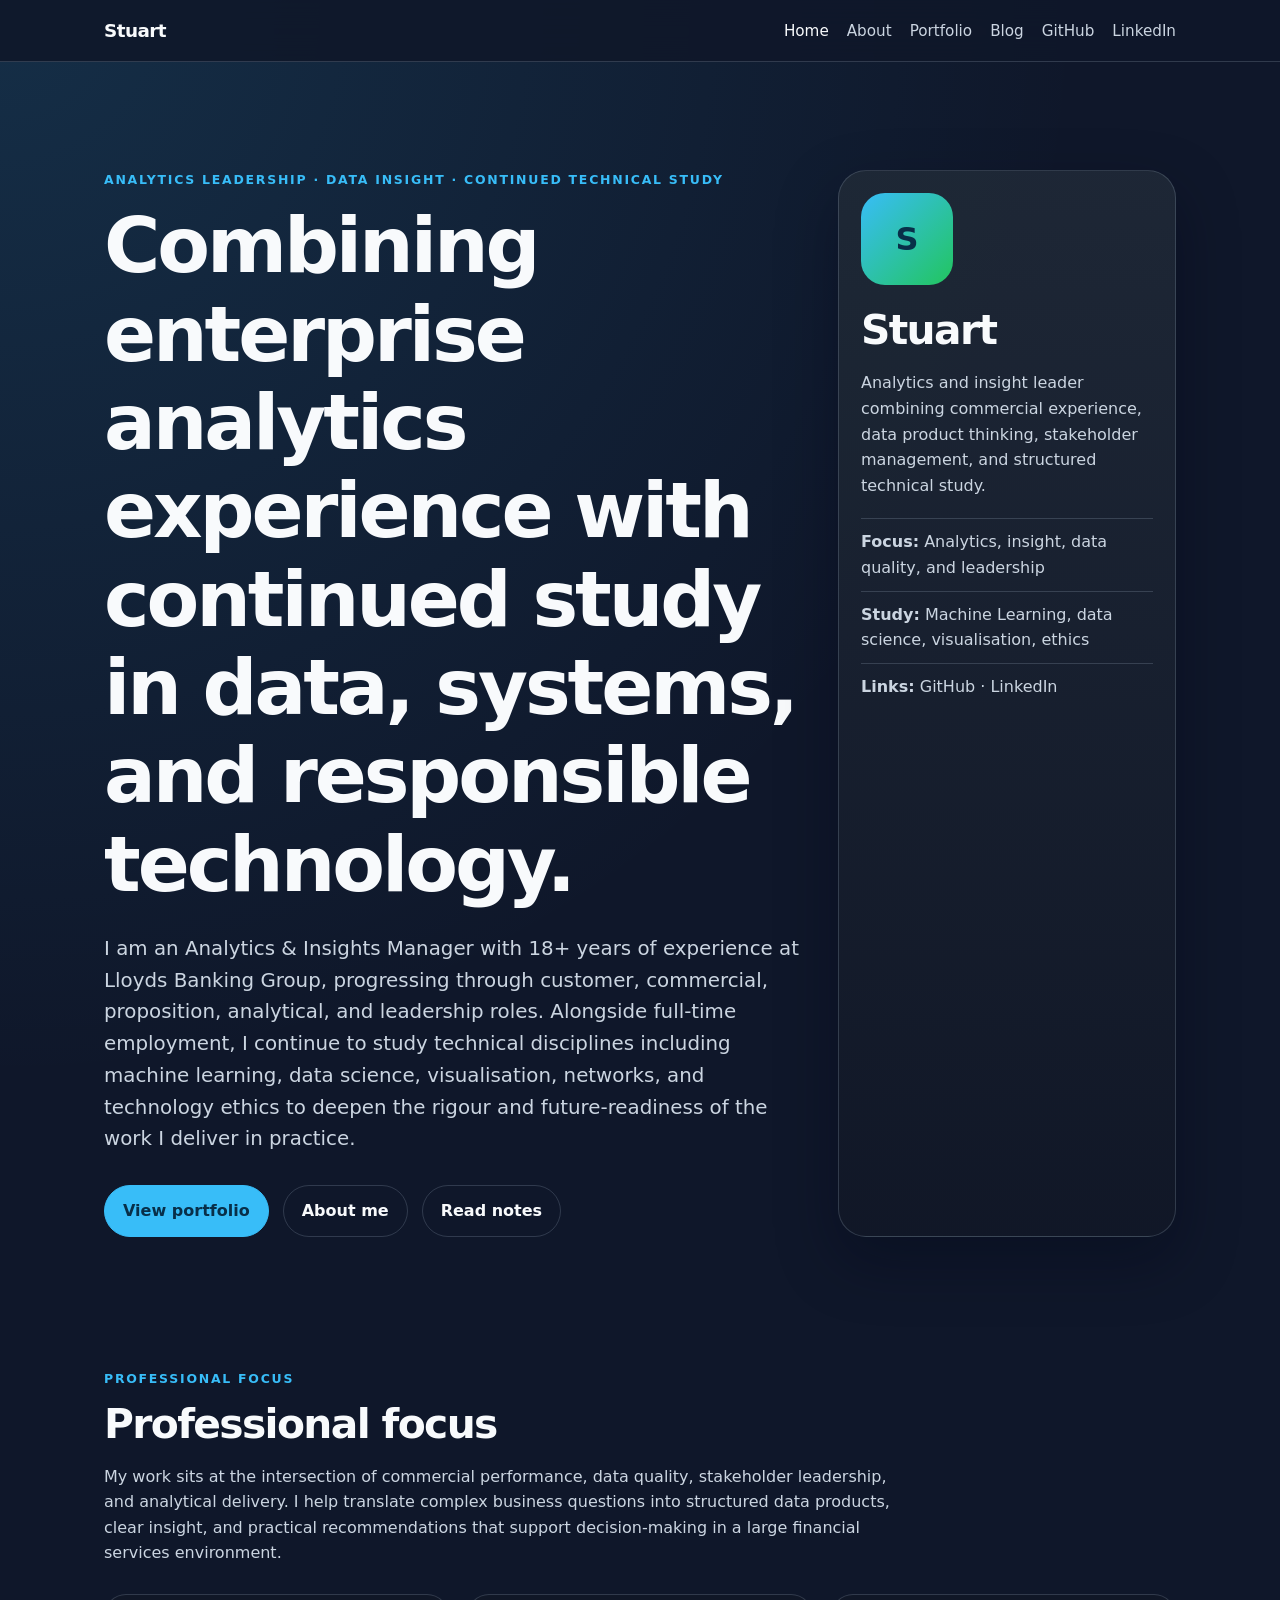
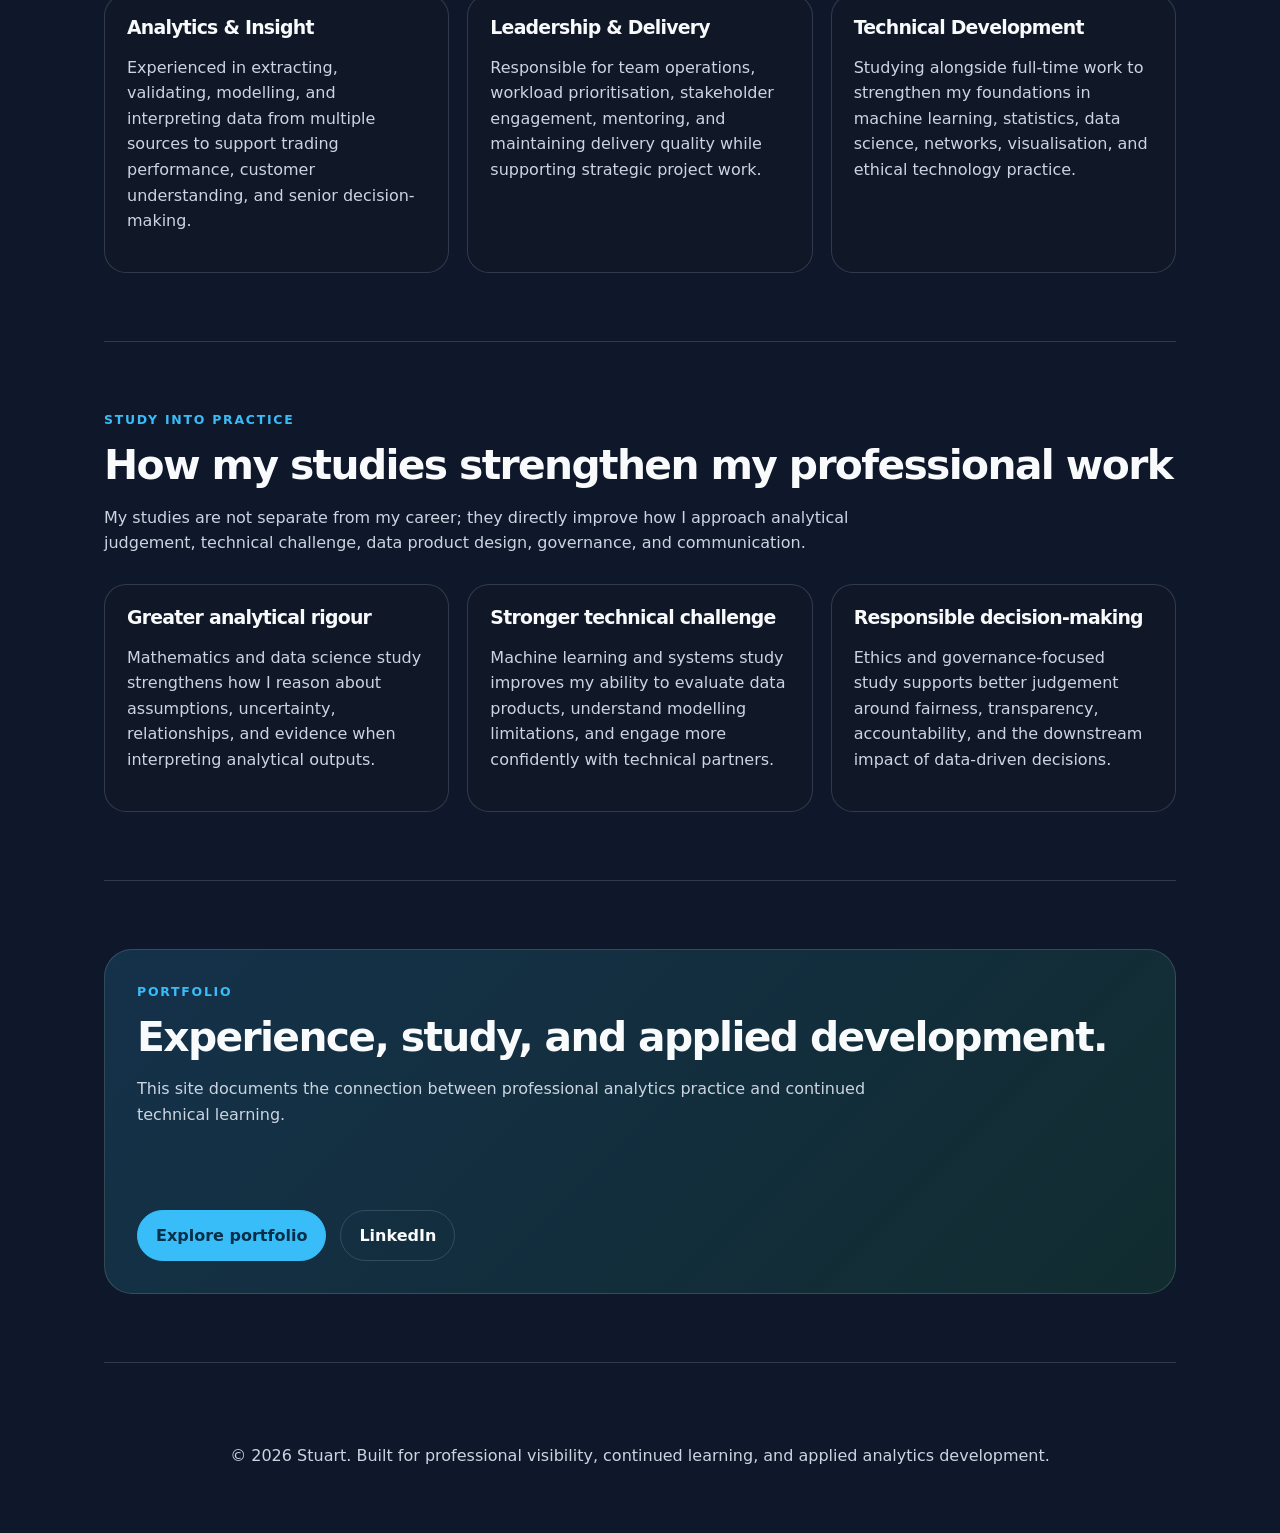
<file: index.html>
<!DOCTYPE html>
<html lang="en">
<head>
  <meta charset="UTF-8" />
  <meta name="viewport" content="width=device-width, initial-scale=1.0" />
  <meta name="description" content="Portfolio for Stuart: analytics leadership, enterprise data insight, and continued technical study in machine learning, data science, networks, visualisation, and technology ethics." />
  <title>Stuart | Analytics & Insight Portfolio</title>
  <link rel="stylesheet" href="assets/css/styles.css" />
</head>
<body>
  <header class="site-header">
    <nav class="nav" aria-label="Primary navigation">
      <a class="brand" href="index.html">Stuart</a>
      <div class="nav-links">
        <a class="active" href="index.html">Home</a>
        <a href="about.html">About</a>
        <a href="portfolio.html">Portfolio</a>
        <a href="blog.html">Blog</a>
        <a href="https://github.com/Studvart" target="_blank" rel="noopener">GitHub</a>
        <a href="https://www.linkedin.com/in/studvart" target="_blank" rel="noopener">LinkedIn</a>
      </div>
    </nav>
  </header>

  <main>
    <section class="hero hero-split">
      <div>
        <p class="eyebrow">Analytics Leadership · Data Insight · Continued Technical Study</p>
        <h1>Combining enterprise analytics experience with continued study in data, systems, and responsible technology.</h1>
        <p class="lead">
          I am an Analytics &amp; Insights Manager with 18+ years of experience at Lloyds Banking Group, progressing through customer, commercial, proposition, analytical, and leadership roles. Alongside full-time employment, I continue to study technical disciplines including machine learning, data science, visualisation, networks, and technology ethics to deepen the rigour and future-readiness of the work I deliver in practice.
        </p>
        <div class="actions">
          <a class="button primary" href="portfolio.html">View portfolio</a>
          <a class="button" href="about.html">About me</a>
          <a class="button" href="blog.html">Read notes</a>
        </div>
      </div>

      <aside class="profile-card" aria-label="Profile summary">
        <div class="avatar" aria-hidden="true">S</div>
        <h2>Stuart</h2>
        <p>
          Analytics and insight leader combining commercial experience, data product thinking, stakeholder management, and structured technical study.
        </p>
        <ul class="meta-list">
          <li><strong>Focus:</strong> Analytics, insight, data quality, and leadership</li>
          <li><strong>Study:</strong> Machine Learning, data science, visualisation, ethics</li>
          <li><strong>Links:</strong> GitHub · LinkedIn</li>
        </ul>
      </aside>
    </section>

    <section>
      <p class="eyebrow">Professional Focus</p>
      <h2>Professional focus</h2>
      <p class="section-intro">
        My work sits at the intersection of commercial performance, data quality, stakeholder leadership, and analytical delivery. I help translate complex business questions into structured data products, clear insight, and practical recommendations that support decision-making in a large financial services environment.
      </p>

      <div class="grid">
        <article class="card">
          <h3>Analytics &amp; Insight</h3>
          <p>
            Experienced in extracting, validating, modelling, and interpreting data from multiple sources to support trading performance, customer understanding, and senior decision-making.
          </p>
        </article>

        <article class="card">
          <h3>Leadership &amp; Delivery</h3>
          <p>
            Responsible for team operations, workload prioritisation, stakeholder engagement, mentoring, and maintaining delivery quality while supporting strategic project work.
          </p>
        </article>

        <article class="card">
          <h3>Technical Development</h3>
          <p>
            Studying alongside full-time work to strengthen my foundations in machine learning, statistics, data science, networks, visualisation, and ethical technology practice.
          </p>
        </article>
      </div>
    </section>

    <section>
      <p class="eyebrow">Study into Practice</p>
      <h2>How my studies strengthen my professional work</h2>
      <p class="section-intro">
        My studies are not separate from my career; they directly improve how I approach analytical judgement, technical challenge, data product design, governance, and communication.
      </p>

      <div class="grid">
        <article class="card">
          <h3>Greater analytical rigour</h3>
          <p>
            Mathematics and data science study strengthens how I reason about assumptions, uncertainty, relationships, and evidence when interpreting analytical outputs.
          </p>
        </article>

        <article class="card">
          <h3>Stronger technical challenge</h3>
          <p>
            Machine learning and systems study improves my ability to evaluate data products, understand modelling limitations, and engage more confidently with technical partners.
          </p>
        </article>

        <article class="card">
          <h3>Responsible decision-making</h3>
          <p>
            Ethics and governance-focused study supports better judgement around fairness, transparency, accountability, and the downstream impact of data-driven decisions.
          </p>
        </article>
      </div>
    </section>

    <section>
      <div class="contact-box">
        <div>
          <p class="eyebrow">Portfolio</p>
          <h2>Experience, study, and applied development.</h2>
          <p class="section-intro">
            This site documents the connection between professional analytics practice and continued technical learning.
          </p>
        </div>
        <div class="actions">
          <a class="button primary" href="portfolio.html">Explore portfolio</a>
          <a class="button" href="https://www.linkedin.com/in/studvart" target="_blank" rel="noopener">LinkedIn</a>
        </div>
      </div>
    </section>
  </main>

  <footer>
    <p>&copy; 2026 Stuart. Built for professional visibility, continued learning, and applied analytics development.</p>
  </footer>

  <script src="assets/js/script.js"></script>
</body>
</html>
</file>
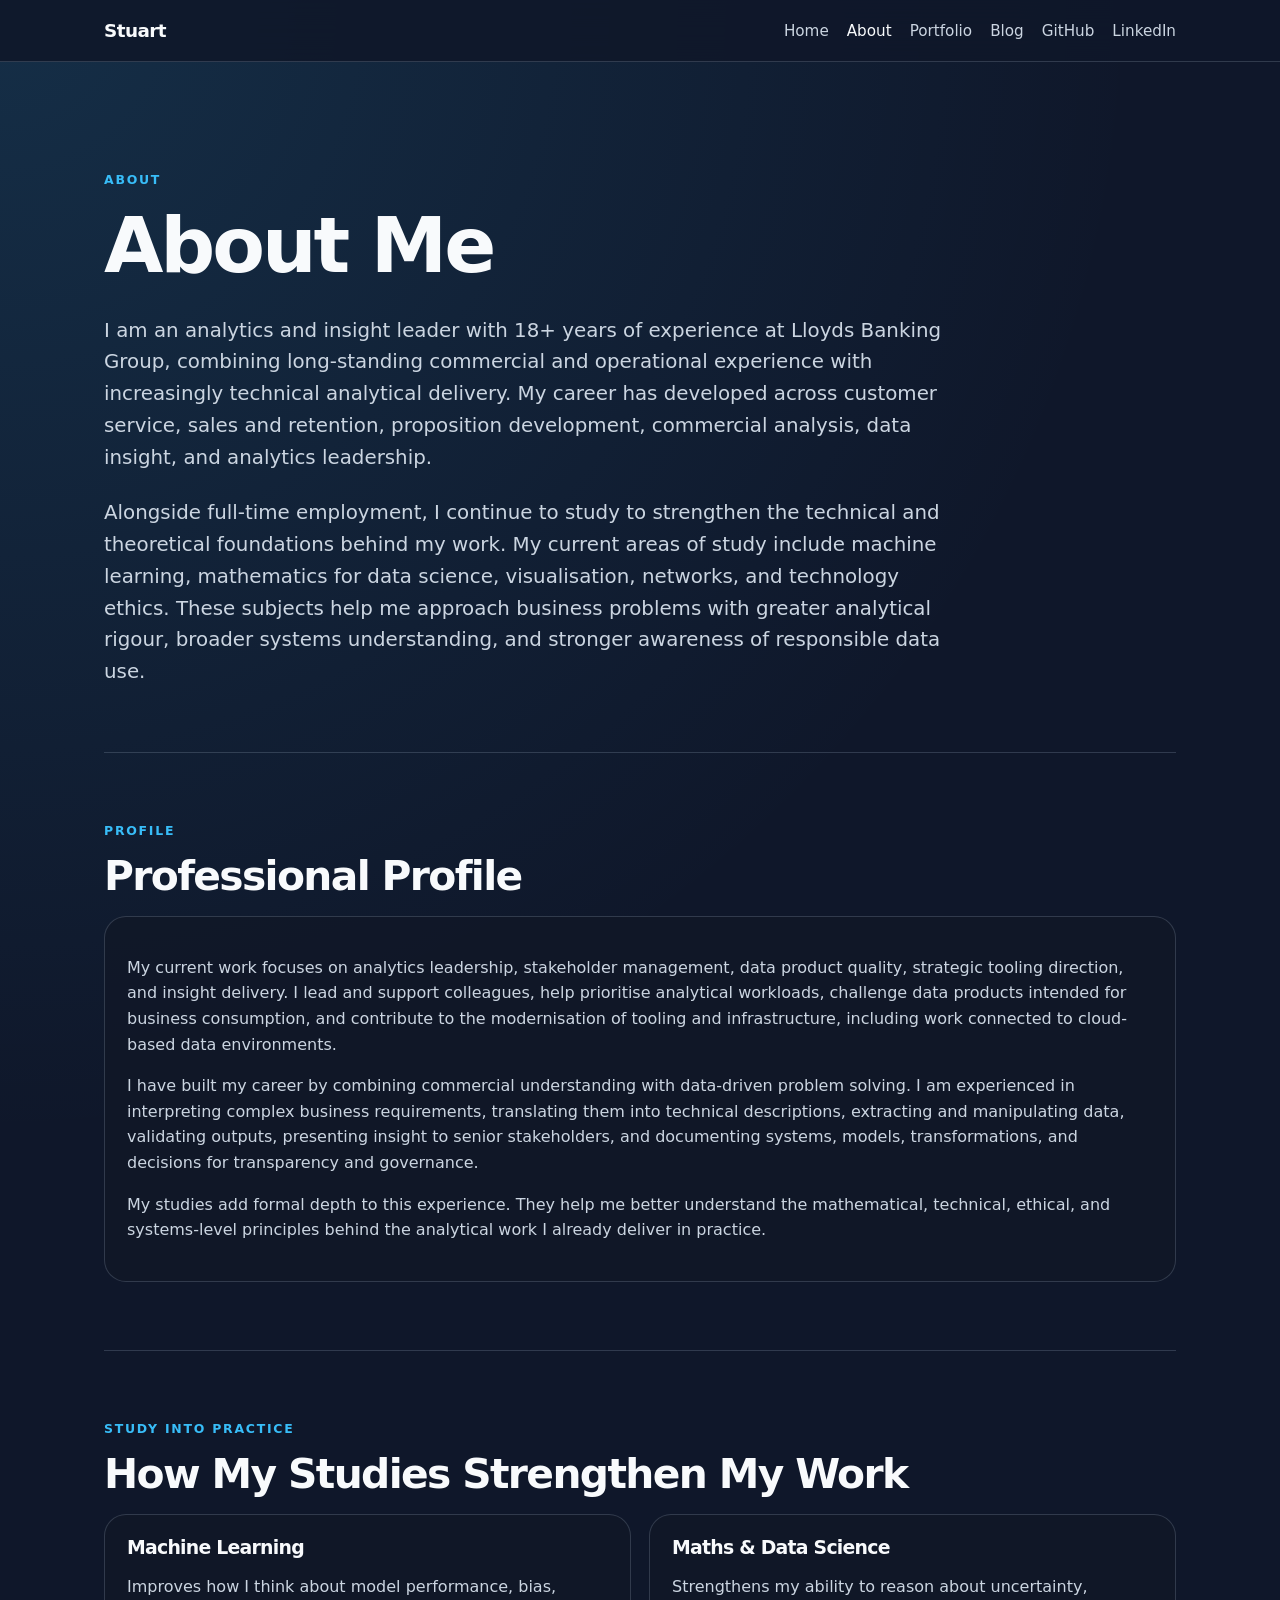
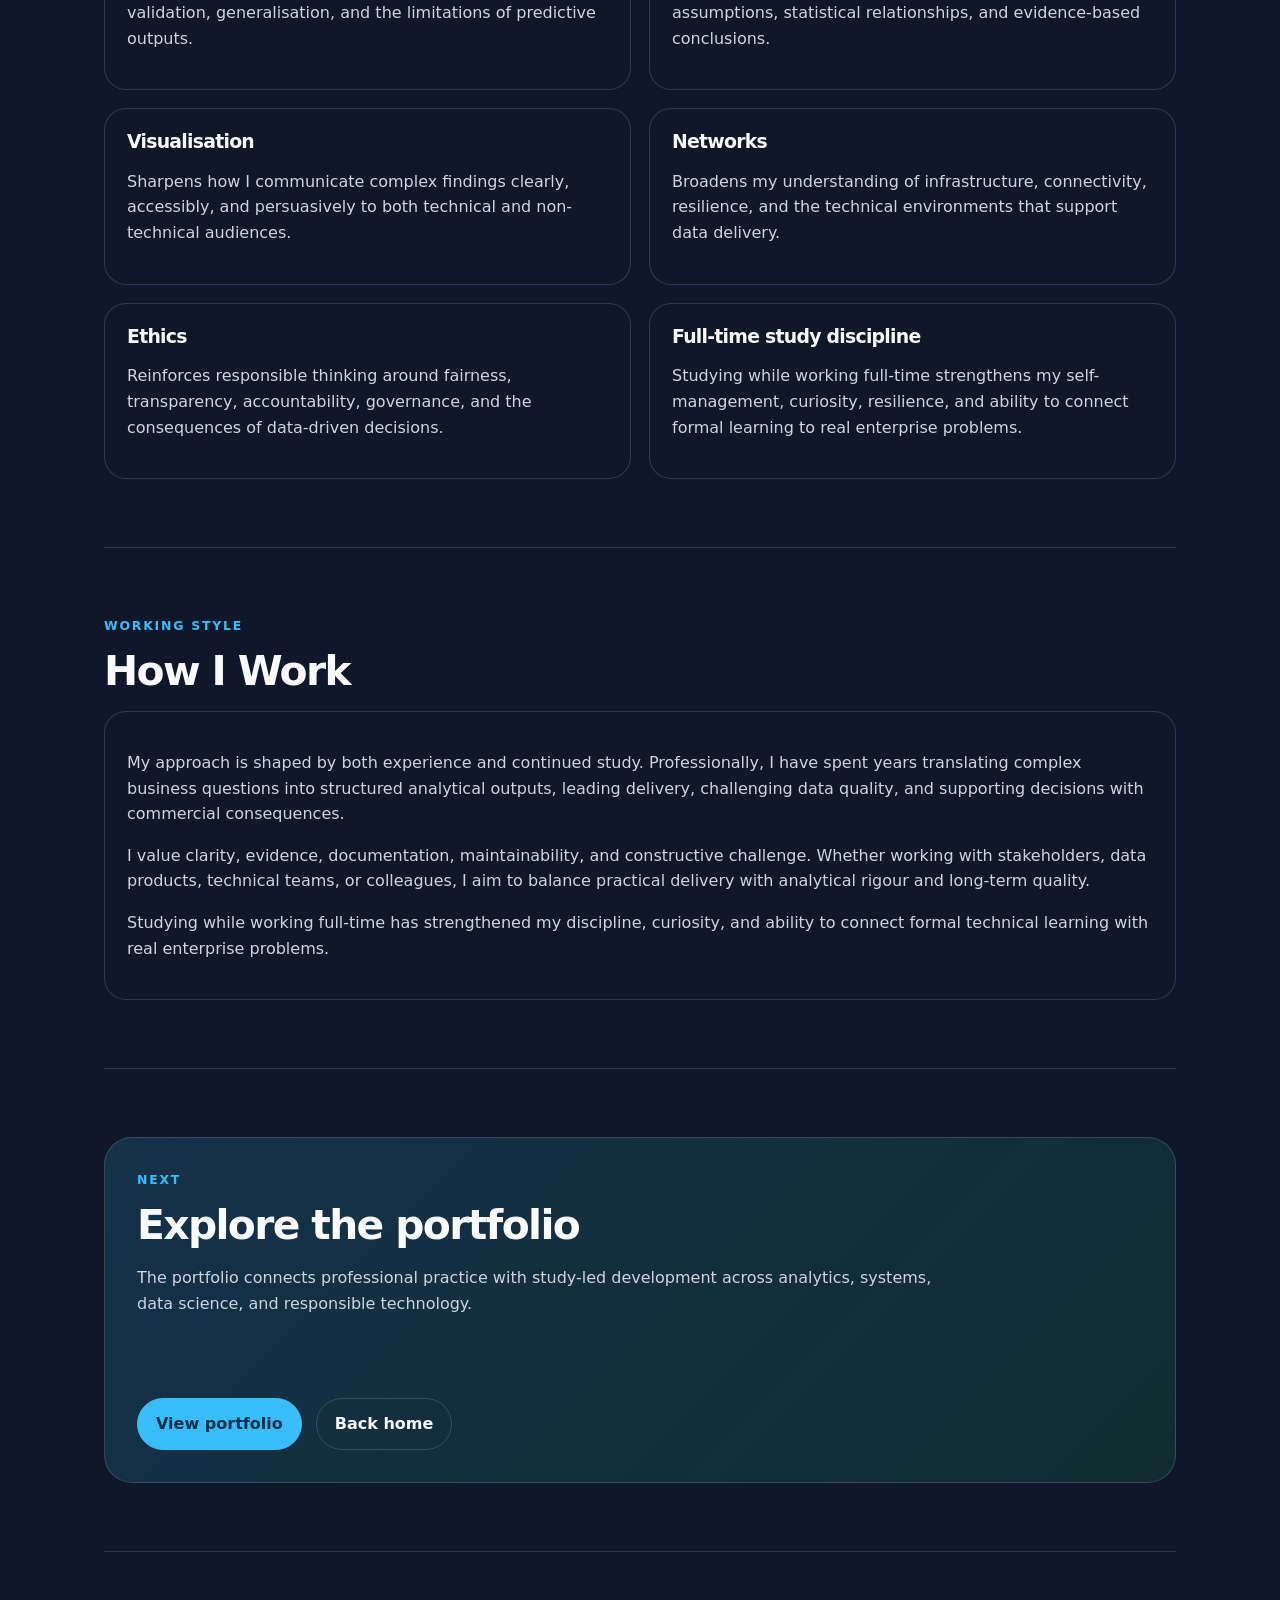
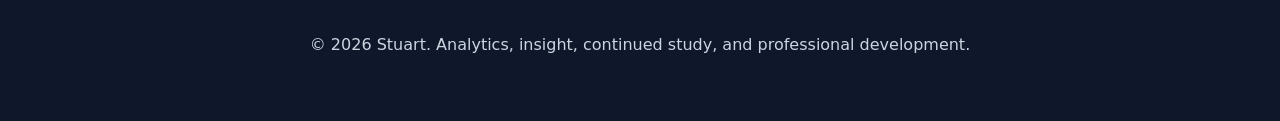
<file: about.html>
<!DOCTYPE html>
<html lang="en">
<head>
  <meta charset="UTF-8" />
  <meta name="viewport" content="width=device-width, initial-scale=1.0" />
  <meta name="description" content="About Stuart: analytics and insight leadership, long-term financial services experience, and continued technical study alongside full-time employment." />
  <title>About | Stuart</title>
  <link rel="stylesheet" href="assets/css/styles.css" />
</head>
<body>
  <header class="site-header">
    <nav class="nav" aria-label="Primary navigation">
      <a class="brand" href="index.html">Stuart</a>
      <div class="nav-links">
        <a href="index.html">Home</a>
        <a class="active" href="about.html">About</a>
        <a href="portfolio.html">Portfolio</a>
        <a href="blog.html">Blog</a>
        <a href="https://github.com/Studvart" target="_blank" rel="noopener">GitHub</a>
        <a href="https://www.linkedin.com/in/studvart" target="_blank" rel="noopener">LinkedIn</a>
      </div>
    </nav>
  </header>

  <main class="page">
    <section class="hero">
      <p class="eyebrow">About</p>
      <h1>About Me</h1>
      <p class="lead">
        I am an analytics and insight leader with 18+ years of experience at Lloyds Banking Group, combining long-standing commercial and operational experience with increasingly technical analytical delivery. My career has developed across customer service, sales and retention, proposition development, commercial analysis, data insight, and analytics leadership.
      </p>
      <p class="lead">
        Alongside full-time employment, I continue to study to strengthen the technical and theoretical foundations behind my work. My current areas of study include machine learning, mathematics for data science, visualisation, networks, and technology ethics. These subjects help me approach business problems with greater analytical rigour, broader systems understanding, and stronger awareness of responsible data use.
      </p>
    </section>

    <section>
      <p class="eyebrow">Profile</p>
      <h2>Professional Profile</h2>
      <div class="card">
        <p>
          My current work focuses on analytics leadership, stakeholder management, data product quality, strategic tooling direction, and insight delivery. I lead and support colleagues, help prioritise analytical workloads, challenge data products intended for business consumption, and contribute to the modernisation of tooling and infrastructure, including work connected to cloud-based data environments.
        </p>
        <p>
          I have built my career by combining commercial understanding with data-driven problem solving. I am experienced in interpreting complex business requirements, translating them into technical descriptions, extracting and manipulating data, validating outputs, presenting insight to senior stakeholders, and documenting systems, models, transformations, and decisions for transparency and governance.
        </p>
        <p>
          My studies add formal depth to this experience. They help me better understand the mathematical, technical, ethical, and systems-level principles behind the analytical work I already deliver in practice.
        </p>
      </div>
    </section>

    <section>
      <p class="eyebrow">Study into Practice</p>
      <h2>How My Studies Strengthen My Work</h2>
      <div class="project-grid">
        <article class="card">
          <h3>Machine Learning</h3>
          <p>Improves how I think about model performance, bias, validation, generalisation, and the limitations of predictive outputs.</p>
        </article>
        <article class="card">
          <h3>Maths &amp; Data Science</h3>
          <p>Strengthens my ability to reason about uncertainty, assumptions, statistical relationships, and evidence-based conclusions.</p>
        </article>
        <article class="card">
          <h3>Visualisation</h3>
          <p>Sharpens how I communicate complex findings clearly, accessibly, and persuasively to both technical and non-technical audiences.</p>
        </article>
        <article class="card">
          <h3>Networks</h3>
          <p>Broadens my understanding of infrastructure, connectivity, resilience, and the technical environments that support data delivery.</p>
        </article>
        <article class="card">
          <h3>Ethics</h3>
          <p>Reinforces responsible thinking around fairness, transparency, accountability, governance, and the consequences of data-driven decisions.</p>
        </article>
        <article class="card">
          <h3>Full-time study discipline</h3>
          <p>Studying while working full-time strengthens my self-management, curiosity, resilience, and ability to connect formal learning to real enterprise problems.</p>
        </article>
      </div>
    </section>

    <section>
      <p class="eyebrow">Working Style</p>
      <h2>How I Work</h2>
      <div class="card">
        <p>
          My approach is shaped by both experience and continued study. Professionally, I have spent years translating complex business questions into structured analytical outputs, leading delivery, challenging data quality, and supporting decisions with commercial consequences.
        </p>
        <p>
          I value clarity, evidence, documentation, maintainability, and constructive challenge. Whether working with stakeholders, data products, technical teams, or colleagues, I aim to balance practical delivery with analytical rigour and long-term quality.
        </p>
        <p>
          Studying while working full-time has strengthened my discipline, curiosity, and ability to connect formal technical learning with real enterprise problems.
        </p>
      </div>
    </section>

    <section>
      <div class="contact-box">
        <div>
          <p class="eyebrow">Next</p>
          <h2>Explore the portfolio</h2>
          <p class="section-intro">The portfolio connects professional practice with study-led development across analytics, systems, data science, and responsible technology.</p>
        </div>
        <div class="actions">
          <a class="button primary" href="portfolio.html">View portfolio</a>
          <a class="button" href="index.html">Back home</a>
        </div>
      </div>
    </section>
  </main>

  <footer>
    <p>&copy; 2026 Stuart. Analytics, insight, continued study, and professional development.</p>
  </footer>

  <script src="assets/js/script.js"></script>
</body>
</html>
</file>
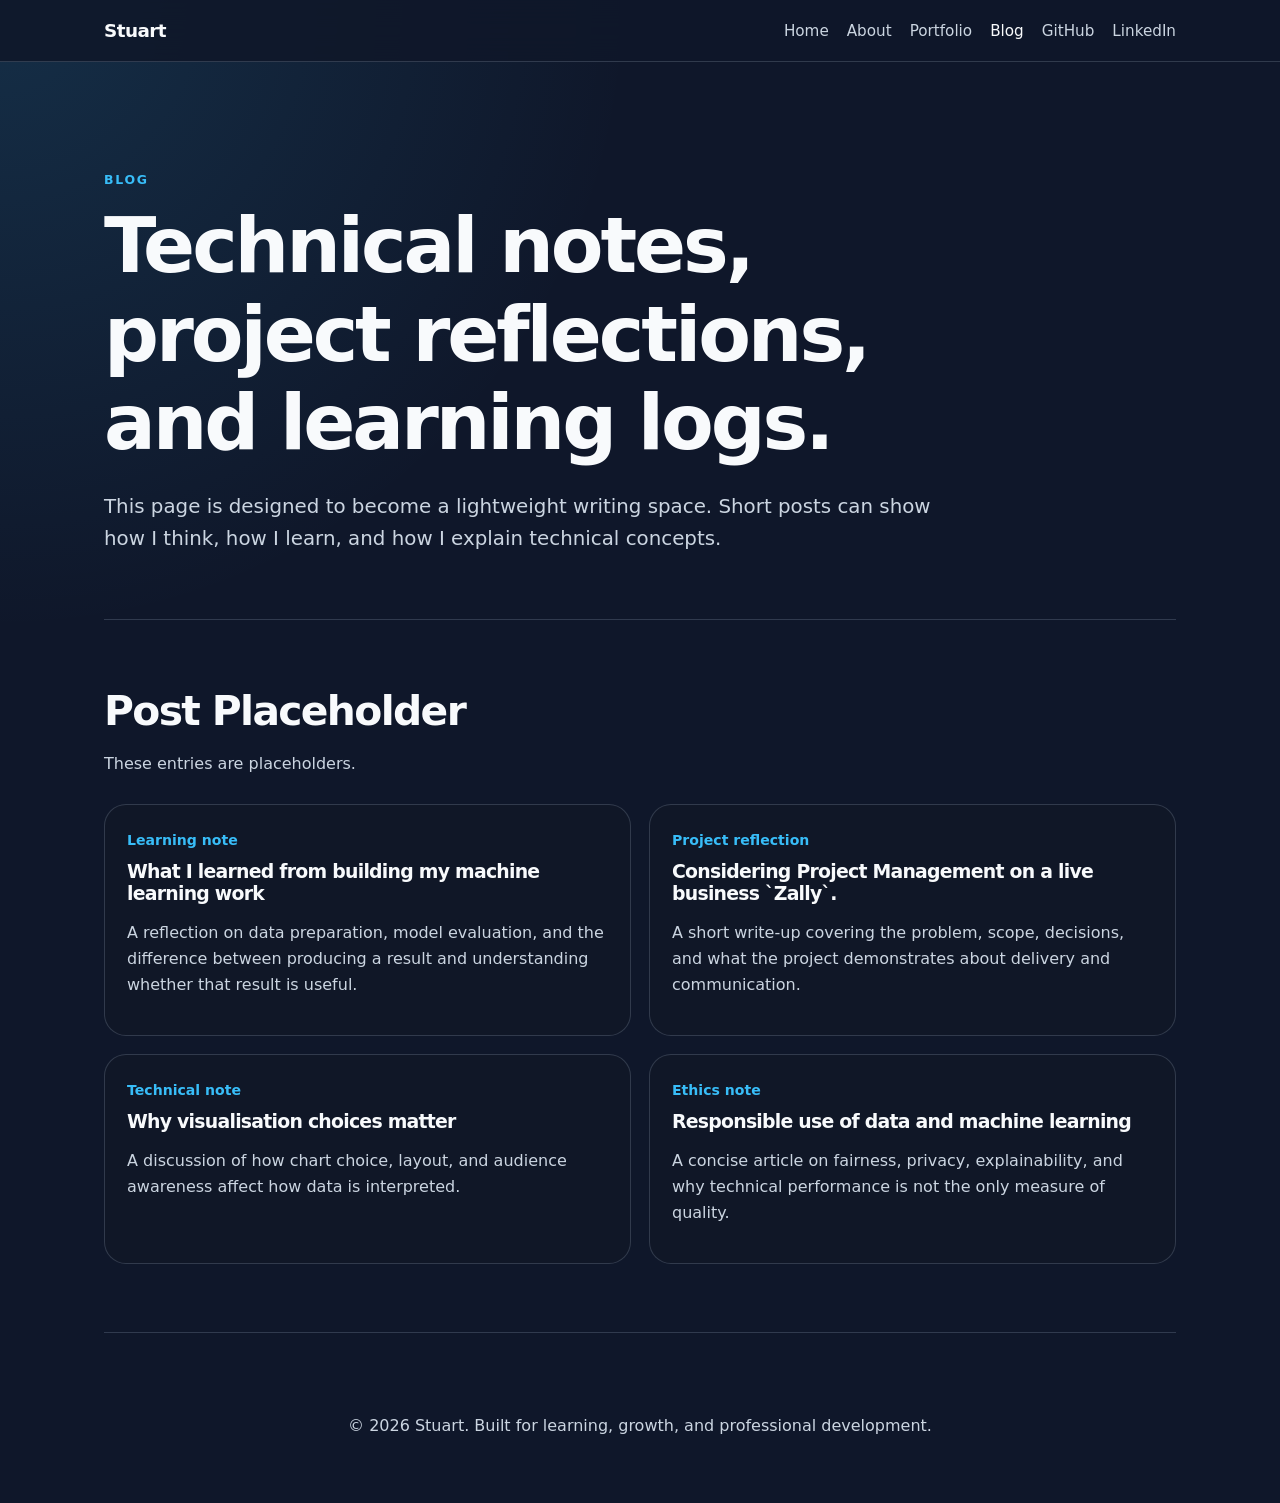
<file: blog.html>
<!DOCTYPE html>
<html lang="en">
 <head>
  <meta charset="utf-8"/>
  <meta content="width=device-width, initial-scale=1.0" name="viewport"/>
  <meta content="Technical notes, learning logs, and project reflections from Stuart." name="description"/>
  <title>
   Blog | Stuart
  </title>
  <link href="assets/css/styles.css" rel="stylesheet"/>
 </head>
 <body>
  <header class="site-header">
   <nav class="nav">
    <a class="brand" href="index.html">
     Stuart
    </a>
    <div class="nav-links">
     <a href="index.html">
      Home
     </a>
     <a href="about.html">
      About
     </a>
     <a href="portfolio.html">
      Portfolio
     </a>
     <a class="active" href="blog.html">
      Blog
     </a>
     <a href="https://github.com/Studvart" rel="noopener" target="_blank">
      GitHub
     </a>
     <a href="https://www.linkedin.com/in/studvart" rel="noopener" target="_blank">
      LinkedIn
     </a>
    </div>
   </nav>
  </header>
  <main>
   <section class="hero">
    <p class="eyebrow">
     Blog
    </p>
    <h1>
     Technical notes, project reflections, and learning logs.
    </h1>
    <p class="lead">
     This page is designed to become a lightweight writing space. Short posts can show how I think, how I learn, and how I explain technical concepts.
    </p>
   </section>
   <section>
    <h2>
     Post Placeholder
    </h2>
    <p class="section-intro">
     These entries are placeholders.
    </p>
    <div class="two-grid">
     <article class="post-card">
      <time>
       Learning note
      </time>
      <h3>
       What I learned from building my machine learning work
      </h3>
      <p>
       A reflection on data preparation, model evaluation, and the difference between producing a result and understanding whether that result is useful.
      </p>
     </article>
     <article class="post-card">
      <time>
       Project reflection
      </time>
      <h3>
       Considering Project Management on a live business `Zally`.
      </h3>
      <p>
       A short write-up covering the problem, scope, decisions, and what the project demonstrates about delivery and communication.
      </p>
     </article>
     <article class="post-card">
      <time>
       Technical note
      </time>
      <h3>
       Why visualisation choices matter
      </h3>
      <p>
       A discussion of how chart choice, layout, and audience awareness affect how data is interpreted.
      </p>
     </article>
     <article class="post-card">
      <time>
       Ethics note
      </time>
      <h3>
       Responsible use of data and machine learning
      </h3>
      <p>
       A concise article on fairness, privacy, explainability, and why technical performance is not the only measure of quality.
      </p>
     </article>
    </div>
   </section>
  </main>
  <footer>
   <p>
    © 2026 Stuart. Built for learning, growth, and professional development.
   </p>
  </footer>
  <script src="assets/js/script.js">
  </script>
 </body>
</html>
</file>
<file: assets/css/styles.css>
:root { --bg:#0f172a; --panel:#111827; --panel-light:#1f2937; --text:#f8fafc; --muted:#cbd5e1; --accent:#38bdf8; --accent2:#22c55e; --border:rgba(148,163,184,.25); --shadow:0 24px 60px rgba(2,6,23,.35); }
*{box-sizing:border-box} html{scroll-behavior:smooth}
body{margin:0;background:radial-gradient(circle at top left,rgba(56,189,248,.14),transparent 32%),var(--bg);color:var(--text);font-family:Inter,ui-sans-serif,system-ui,-apple-system,BlinkMacSystemFont,"Segoe UI",sans-serif;line-height:1.6} a{color:inherit}
.site-header{position:sticky;top:0;z-index:20;backdrop-filter:blur(18px);background:rgba(15,23,42,.88);border-bottom:1px solid var(--border)}
.nav{max-width:1120px;margin:0 auto;padding:16px 24px;display:flex;justify-content:space-between;align-items:center;gap:24px}.brand{font-weight:800;letter-spacing:-.03em;text-decoration:none;font-size:1.15rem}.nav-links{display:flex;gap:18px;flex-wrap:wrap;align-items:center}.nav-links a{color:var(--muted);text-decoration:none;font-size:.95rem}.nav-links a:hover,.nav-links a.active{color:var(--text)}
main,.page{max-width:1120px;margin:0 auto;padding:72px 24px 36px}.hero{padding:36px 0 64px;border-bottom:1px solid var(--border)}.hero-split{display:grid;grid-template-columns:minmax(0,1.35fr) minmax(280px,.65fr);gap:32px;align-items:center;min-height:68vh;border-bottom:0}.eyebrow{color:var(--accent);text-transform:uppercase;letter-spacing:.14em;font-size:.78rem;font-weight:800;margin:0 0 12px}
h1,h2,h3{line-height:1.15;margin:0;letter-spacing:-.04em} h1{font-size:clamp(2.4rem,6vw,4.8rem);max-width:920px} h2{font-size:clamp(1.6rem,4vw,2.55rem);margin-bottom:16px} h3{font-size:1.18rem;margin-bottom:10px}.lead{color:var(--muted);font-size:clamp(1.05rem,2vw,1.24rem);max-width:840px;margin:24px 0 0}
.actions{display:flex;gap:14px;flex-wrap:wrap;margin-top:30px}.button{display:inline-flex;align-items:center;justify-content:center;border-radius:999px;padding:12px 18px;border:1px solid var(--border);text-decoration:none;font-weight:700;transition:transform .2s ease,border-color .2s ease,background .2s ease}.button.primary,.button-primary{background:var(--accent);border-color:var(--accent);color:#082f49}.button:hover{transform:translateY(-2px);border-color:rgba(248,250,252,.55);text-decoration:none}
section{padding:68px 0;border-bottom:1px solid var(--border)}.section-intro{color:var(--muted);max-width:800px;margin:0 0 28px}.grid,.summary-grid{display:grid;grid-template-columns:repeat(3,1fr);gap:18px}.two-grid,.project-grid{display:grid;grid-template-columns:repeat(2,1fr);gap:18px}.card,.summary-card,.project-card,.note-card,.profile-card,.post-card{background:rgba(17,24,39,.78);border:1px solid var(--border);border-radius:22px;padding:22px;min-height:100%}.profile-card{background:linear-gradient(180deg,rgba(31,41,55,.92),rgba(17,24,39,.92));border-radius:28px;box-shadow:var(--shadow)}.avatar{width:92px;height:92px;border-radius:24px;display:grid;place-items:center;background:linear-gradient(135deg,var(--accent),var(--accent2));color:#082f49;font-weight:900;font-size:2rem;margin-bottom:22px}
.card p,.project-card p,.project-card li,.note-card p,.post-card p,.summary-card span,.profile-card p{color:var(--muted)}.summary-card{box-shadow:var(--shadow)}.summary-card strong{display:block;font-size:1.6rem;margin-bottom:4px}.project-card{display:flex;flex-direction:column;box-shadow:none}.project-card header{display:flex;justify-content:space-between;align-items:start;gap:12px;margin-bottom:10px}.project-card ul{padding-left:20px;margin:12px 0 16px}.tag,.skill{display:inline-flex;align-items:center;border-radius:999px;padding:6px 10px;font-size:.82rem}.tag{border:1px solid rgba(56,189,248,.35);color:var(--accent);background:rgba(56,189,248,.08);font-weight:700;white-space:nowrap}.skills,.tag-list{display:flex;flex-wrap:wrap;gap:8px;margin-top:auto;padding-top:14px}.skill{border:1px solid var(--border);color:var(--muted);background:transparent}.note-card{box-shadow:none;border-left:4px solid var(--accent2)}.meta-list{list-style:none;padding:0;margin:20px 0 0;color:var(--muted)}.meta-list li{padding:10px 0;border-top:1px solid var(--border)}.contact-box{background:linear-gradient(135deg,rgba(56,189,248,.16),rgba(34,197,94,.12));border:1px solid var(--border);border-radius:28px;padding:32px;display:flex;justify-content:space-between;gap:24px;align-items:center;flex-wrap:wrap}.post-card time{color:var(--accent);font-weight:800;font-size:.88rem}.post-card h3{margin-top:8px}footer{max-width:1120px;margin:0 auto;padding:28px 24px 48px;color:var(--muted);text-align:center}
.section-figure{margin:40px auto 0;max-width:920px;text-align:center}.section-figure img{display:block;width:100%;height:auto;border:1px solid var(--border);border-radius:22px;box-shadow:var(--shadow)}.section-figure figcaption{margin-top:12px;color:var(--muted);font-size:.94rem}.score-table-wrapper{margin:34px auto 0;max-width:920px;padding:22px;border:1px solid var(--border);border-radius:22px;background:rgba(17,24,39,.65)}.score-table-wrapper h3{margin-bottom:10px}.score-table-intro{margin:0 0 14px;color:var(--muted)}.score-table-scroll{overflow-x:auto}.score-table{width:100%;border-collapse:collapse;min-width:640px}.score-table th,.score-table td{padding:10px 12px;border-bottom:1px solid var(--border);text-align:left}.score-table th{font-size:.82rem;letter-spacing:.08em;text-transform:uppercase;color:var(--accent)}.score-table td{color:var(--muted)}.score-table td:last-child,.score-table td:nth-child(3){white-space:nowrap}
.unit-badge{display:inline-block;margin-left:8px;padding:4px 8px;border-radius:999px;background:rgba(34,197,94,.12);color:var(--accent2);border:1px solid rgba(34,197,94,.18);font-size:.78rem;font-weight:700}
@media(max-width:860px){.nav{align-items:flex-start;flex-direction:column}.hero-split,.grid,.summary-grid,.two-grid,.project-grid{grid-template-columns:1fr}main,.page{padding-top:44px}.project-card header{display:block}.tag{margin-top:8px}}
</file>
